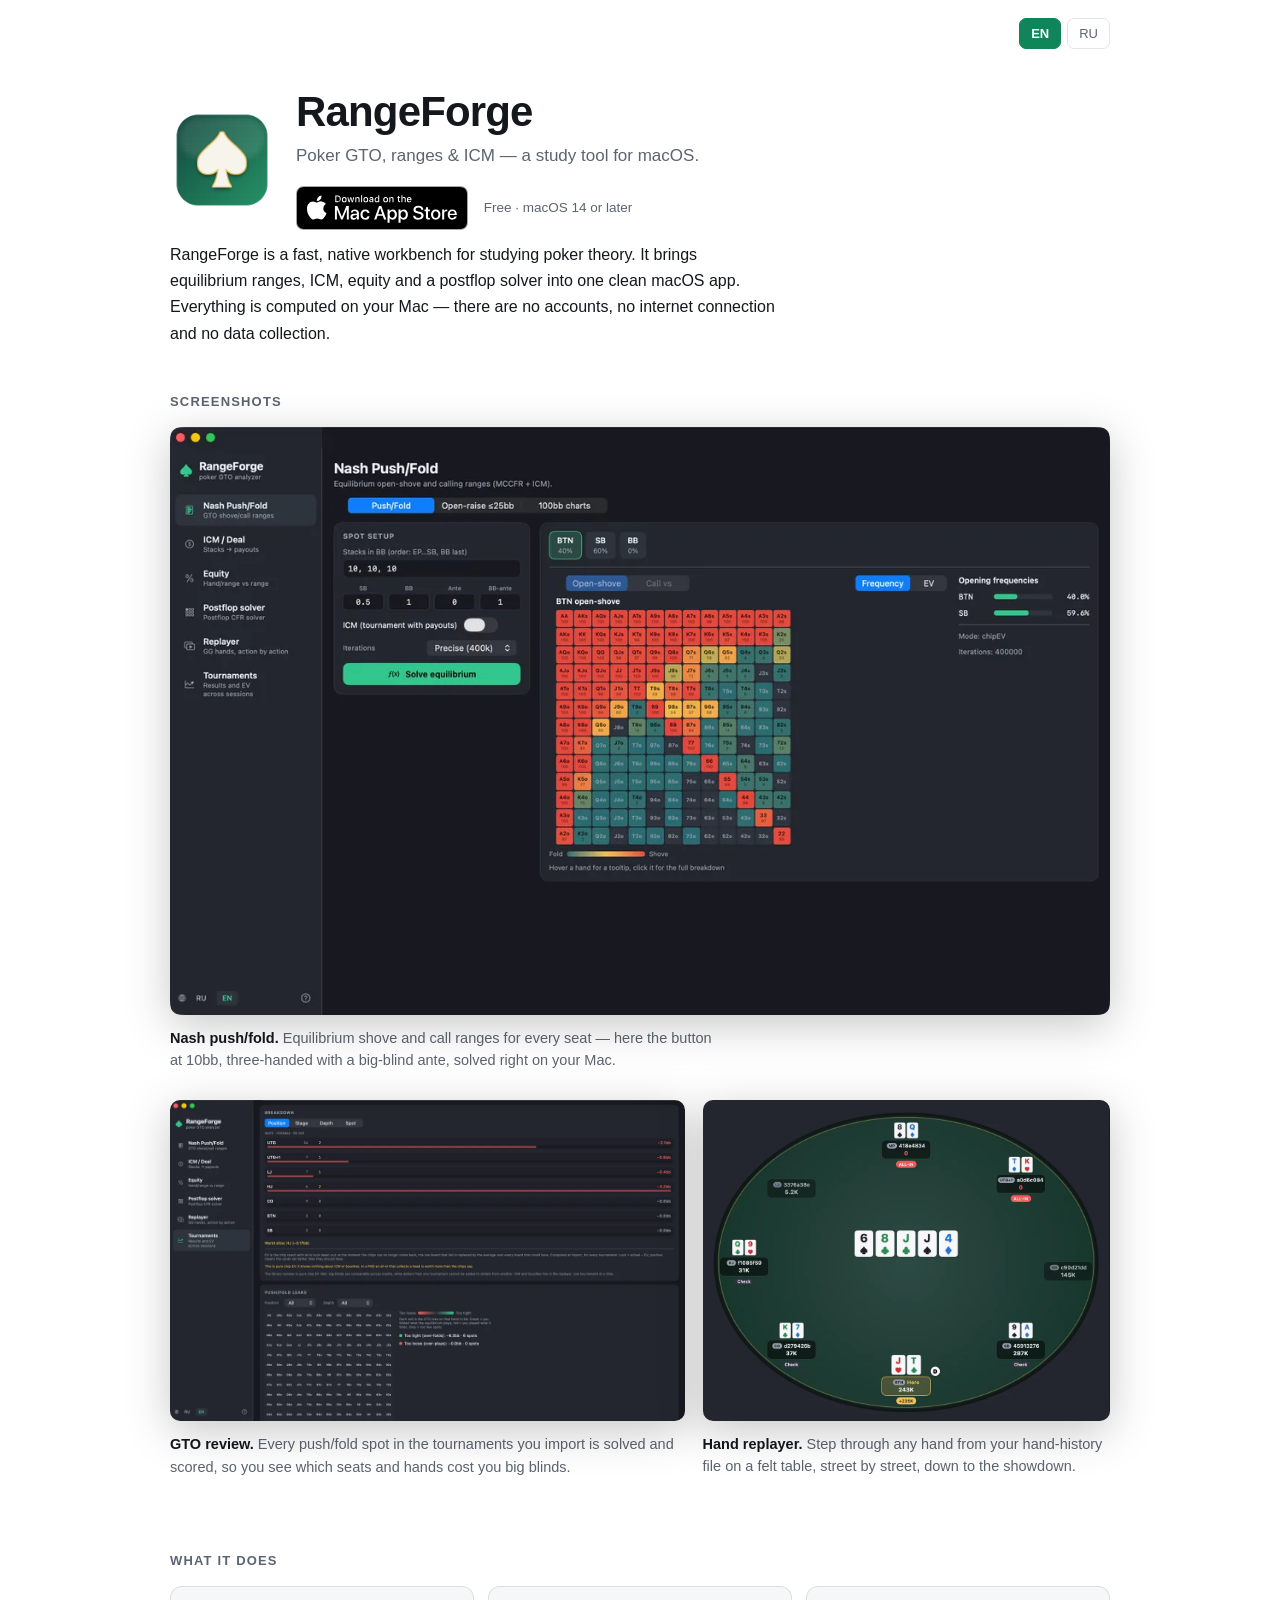
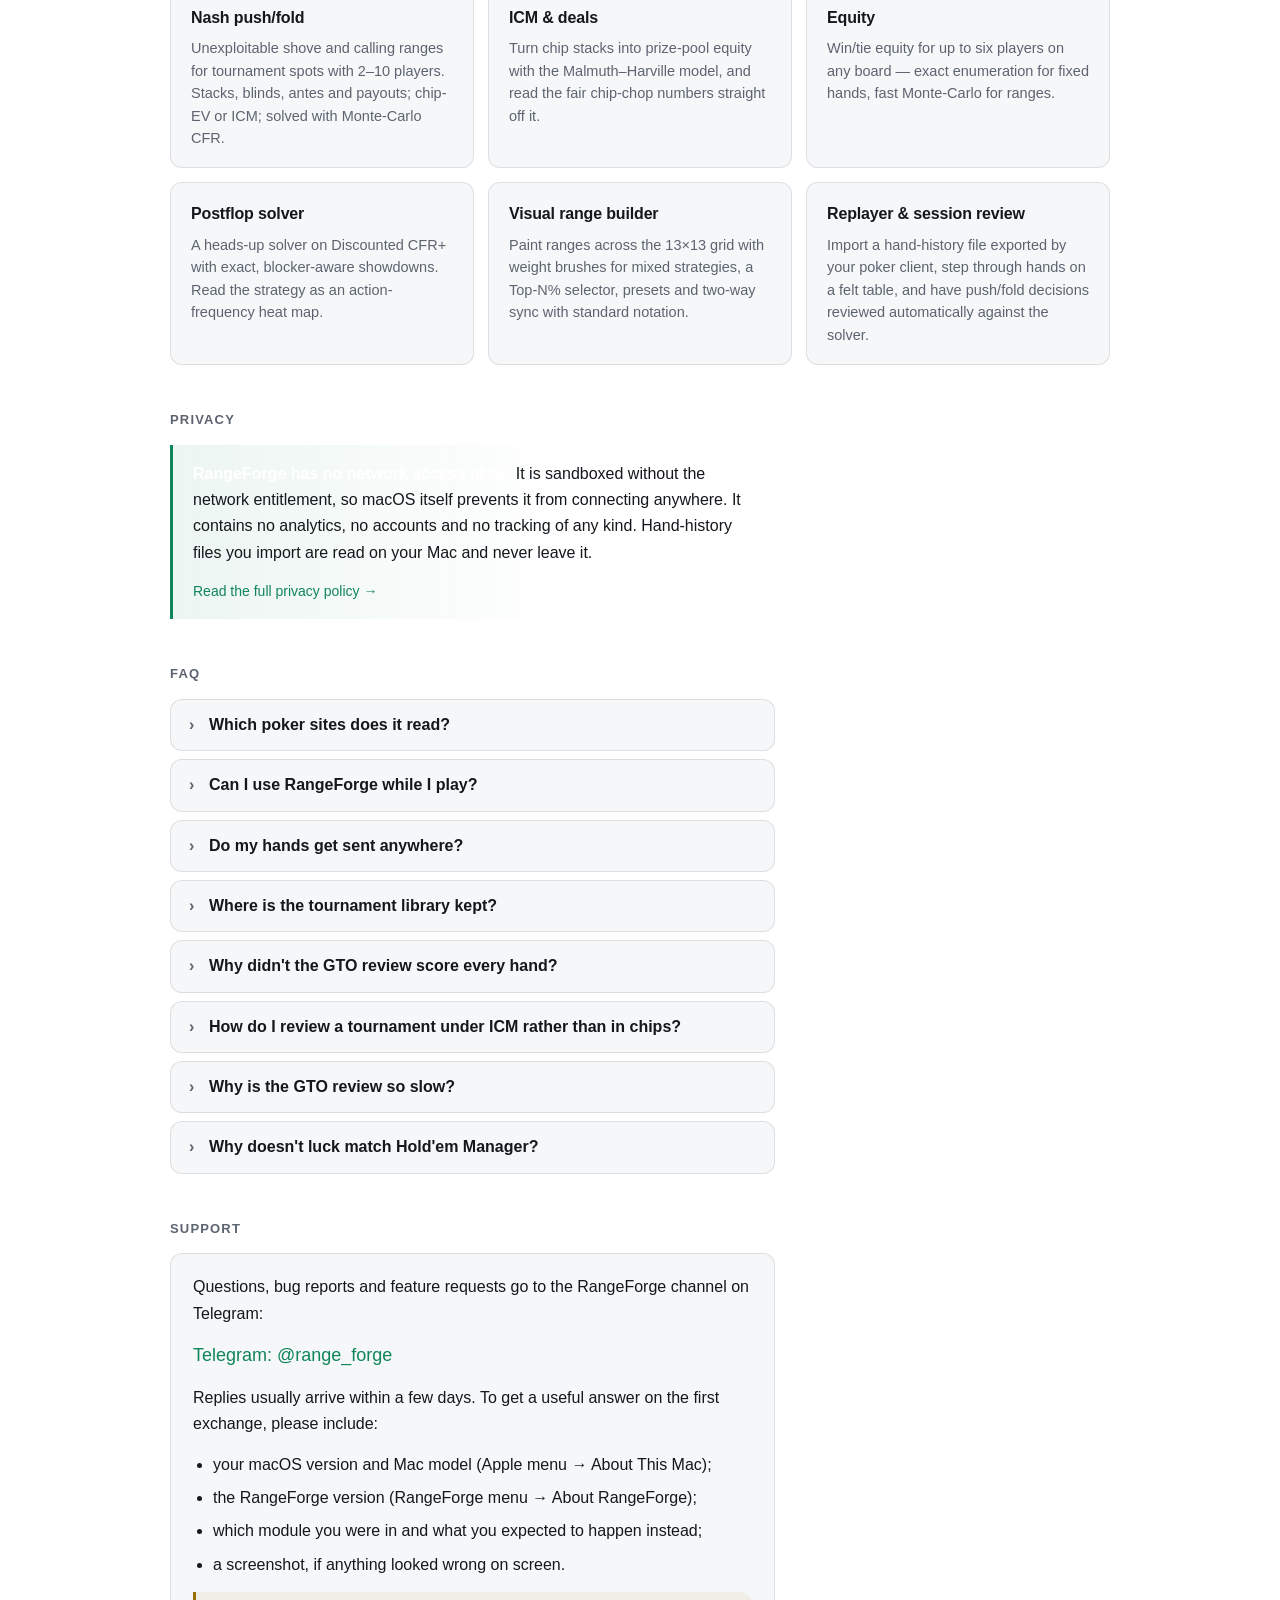
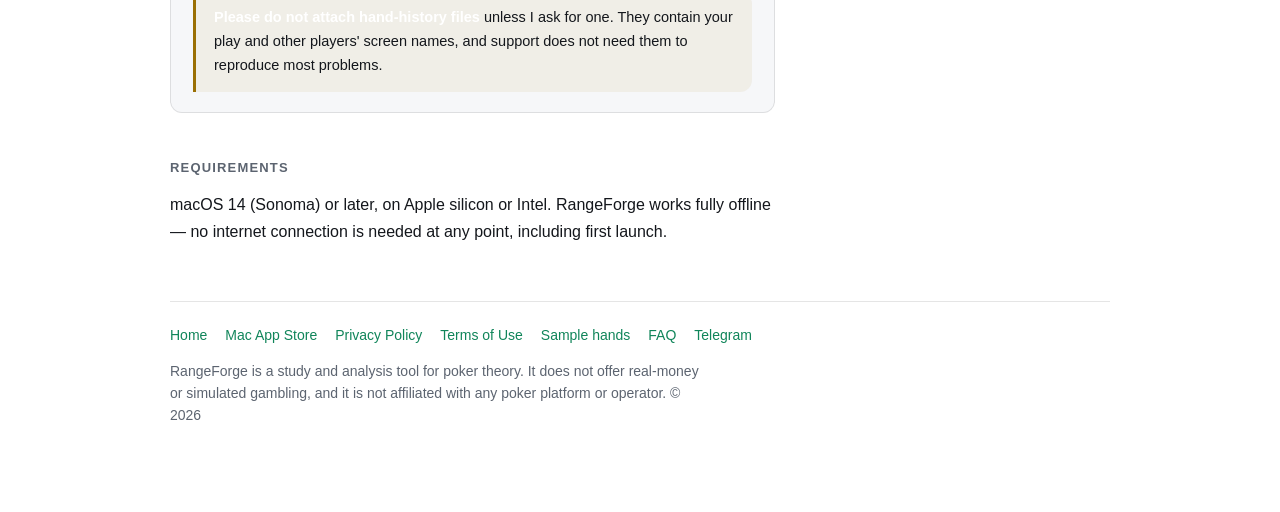
<file: index.html>
<!doctype html>
<html lang="en" data-lang="en">
<head>
<meta charset="utf-8">
<meta name="viewport" content="width=device-width, initial-scale=1">
<title>RangeForge — Poker GTO, ranges &amp; ICM for macOS</title>
<meta name="description" content="RangeForge is a fully offline poker theory workbench for macOS: Nash push/fold, ICM, equity, a postflop solver, a visual range builder and a hand replayer. No accounts, no internet, no data collection.">
<link rel="icon" href="icon.png">
<link rel="stylesheet" href="style.css">
<script src="lang.js"></script>
</head>
<body>
<div class="wrap">

  <div class="langbar">
    <button type="button" data-lang="en" aria-pressed="true">EN</button>
    <button type="button" data-lang="ru" aria-pressed="false">RU</button>
  </div>

  <header class="hero">
    <img src="icon.png" alt="RangeForge app icon">
    <div>
      <h1>RangeForge</h1>
      <p class="tagline" lang="en">Poker GTO, ranges &amp; ICM — a study tool for macOS.</p>
      <p class="tagline" lang="ru">Покерное GTO, ренжи и ICM — инструмент для изучения теории на macOS.</p>

      <!-- Apple's badge artwork, unmodified, as the App Store marketing guidelines require — one
           per language. The link names no storefront, so Apple sends each visitor to their own. -->
      <div class="store">
        <a href="https://apps.apple.com/app/id6792839425" lang="en">
          <img src="img/mac-app-store-badge-en.svg" width="172" height="44" loading="lazy"
               alt="Download on the Mac App Store">
        </a>
        <a href="https://apps.apple.com/app/id6792839425" lang="ru">
          <img src="img/mac-app-store-badge-ru.svg" width="172" height="44" loading="lazy"
               alt="Загрузите в Mac App Store">
        </a>
        <span class="store-meta" lang="en">Free · macOS 14 or later</span>
        <span class="store-meta" lang="ru">Бесплатно · macOS 14 или новее</span>
      </div>
    </div>
  </header>

  <div class="prose">
    <p lang="en">RangeForge is a fast, native workbench for studying poker theory. It brings
    equilibrium ranges, ICM, equity and a postflop solver into one clean macOS app. Everything is
    computed on your Mac — there are no accounts, no internet connection and no data collection.</p>
    <p lang="ru">RangeForge — быстрый нативный инструмент для изучения теории покера. Равновесные
    ренжи, ICM, эквити и постфлоп-солвер собраны в одном приложении для macOS. Все расчёты идут
    на вашем Mac: без аккаунтов, без интернета и без сбора данных.</p>
  </div>

  <h2 lang="en">Screenshots</h2>
  <h2 lang="ru">Скриншоты</h2>

  <!-- Each shot exists once per language, and the toggle hides the other with display:none.
       loading="lazy" never fetches an image that has no box, so a visitor downloads one set, not
       both. Files come from docs/AppStore/make_web_screenshots.py; each links to its 1880 px
       version for a closer look. -->
  <div class="shots">
    <figure>
      <a href="img/nash-en-1880.webp" lang="en">
        <img src="img/nash-en-1100.webp" srcset="img/nash-en-1100.webp 1100w, img/nash-en-1880.webp 1880w"
             sizes="(min-width: 980px) 940px, calc(100vw - 40px)" width="1880" height="1175" loading="lazy"
             alt="Nash push/fold in RangeForge: the button's open-shove range three-handed at 10 big blinds, drawn as a colour-coded 13×13 grid of shove frequencies.">
      </a>
      <a href="img/nash-ru-1880.webp" lang="ru">
        <img src="img/nash-ru-1100.webp" srcset="img/nash-ru-1100.webp 1100w, img/nash-ru-1880.webp 1880w"
             sizes="(min-width: 980px) 940px, calc(100vw - 40px)" width="1880" height="1175" loading="lazy"
             alt="Nash push/fold в RangeForge: ренж открытого шова с баттона на троих при 10 больших блайндах — цветная матрица 13×13 с частотами шова.">
      </a>
      <figcaption>
        <span lang="en"><strong>Nash push/fold.</strong> Equilibrium shove and call ranges for every
        seat — here the button at 10bb, three-handed with a big-blind ante, solved right on your Mac.</span>
        <span lang="ru"><strong>Nash push/fold.</strong> Равновесные ренжи шова и колла для каждой
        позиции — здесь баттон при 10bb на троих с анте большого блайнда, посчитано прямо на вашем Mac.</span>
      </figcaption>
    </figure>

    <div class="shots-row">
      <figure>
        <a href="img/review-en-1880.webp" lang="en">
          <img src="img/review-en-1100.webp" srcset="img/review-en-1100.webp 1100w, img/review-en-1880.webp 1880w"
               sizes="(min-width: 980px) 515px, (min-width: 641px) 55vw, calc(100vw - 40px)"
               width="1880" height="1175" loading="lazy"
               alt="RangeForge's tournament library after a GTO review: losses broken down by position, the worst slice HJ at −3.17 big blinds, above a push/fold leak grid.">
        </a>
        <a href="img/review-ru-1880.webp" lang="ru">
          <img src="img/review-ru-1100.webp" srcset="img/review-ru-1100.webp 1100w, img/review-ru-1880.webp 1880w"
               sizes="(min-width: 980px) 515px, (min-width: 641px) 55vw, calc(100vw - 40px)"
               width="1880" height="1175" loading="lazy"
               alt="Библиотека турниров RangeForge после GTO-разбора: потери по позициям, худший разрез — HJ, −3,17 большого блайнда, ниже — сетка пуш/фолд-ликов.">
        </a>
        <figcaption>
          <span lang="en"><strong>GTO review.</strong> Every push/fold spot in the tournaments you
          import is solved and scored, so you see which seats and hands cost you big blinds.</span>
          <span lang="ru"><strong>GTO-разбор.</strong> Каждый пуш/фолд-спот из импортированных
          турниров решается и оценивается — видно, на каких позициях и руках вы теряете блайнды.</span>
        </figcaption>
      </figure>
      <figure>
        <a href="img/replayer-en-1880.webp" lang="en">
          <img src="img/replayer-en-1100.webp" srcset="img/replayer-en-1100.webp 1100w, img/replayer-en-1880.webp 1880w"
               sizes="(min-width: 980px) 408px, (min-width: 641px) 44vw, calc(100vw - 40px)"
               width="1880" height="1484" loading="lazy"
               alt="The RangeForge hand replayer at showdown: a multiway all-in on a 6-8-J-J-4 board, which the hero wins.">
        </a>
        <a href="img/replayer-ru-1880.webp" lang="ru">
          <img src="img/replayer-ru-1100.webp" srcset="img/replayer-ru-1100.webp 1100w, img/replayer-ru-1880.webp 1880w"
               sizes="(min-width: 980px) 408px, (min-width: 641px) 44vw, calc(100vw - 40px)"
               width="1880" height="1484" loading="lazy"
               alt="Реплеер раздач RangeForge на вскрытии: мультивей олл-ин на борде 6-8-J-J-4, банк забирает герой.">
        </a>
        <figcaption>
          <span lang="en"><strong>Hand replayer.</strong> Step through any hand from your
          hand-history file on a felt table, street by street, down to the showdown.</span>
          <span lang="ru"><strong>Реплеер раздач.</strong> Любая раздача из вашего файла с историей
          рук — по действиям за столом, улица за улицей, до вскрытия.</span>
        </figcaption>
      </figure>
    </div>
  </div>

  <h2 lang="en">What it does</h2>
  <h2 lang="ru">Что умеет</h2>

  <div class="grid">
    <div class="card">
      <h3>Nash push/fold</h3>
      <p lang="en">Unexploitable shove and calling ranges for tournament spots with 2–10 players.
      Stacks, blinds, antes and payouts; chip-EV or ICM; solved with Monte-Carlo CFR.</p>
      <p lang="ru">Невыгодные для эксплуатации ренжи шова и колла для турнирных спотов на 2–10
      игроков. Стеки, блайнды, анте и выплаты; chip-EV или ICM; решается методом Monte-Carlo CFR.</p>
    </div>
    <div class="card">
      <h3 lang="en">ICM &amp; deals</h3>
      <h3 lang="ru">ICM и делёж</h3>
      <p lang="en">Turn chip stacks into prize-pool equity with the Malmuth–Harville model, and read
      the fair chip-chop numbers straight off it.</p>
      <p lang="ru">Перевод стеков в долю призового фонда по модели Malmuth–Harville и честные суммы
      для чип-чоп дележа.</p>
    </div>
    <div class="card">
      <h3 lang="en">Equity</h3>
      <h3 lang="ru">Эквити</h3>
      <p lang="en">Win/tie equity for up to six players on any board — exact enumeration for fixed
      hands, fast Monte-Carlo for ranges.</p>
      <p lang="ru">Шансы на победу для шести игроков на любой доске — точный перебор для конкретных
      рук, быстрое Монте-Карло для ренжей.</p>
    </div>
    <div class="card">
      <h3 lang="en">Postflop solver</h3>
      <h3 lang="ru">Постфлоп-солвер</h3>
      <p lang="en">A heads-up solver on Discounted CFR+ with exact, blocker-aware showdowns. Read
      the strategy as an action-frequency heat map.</p>
      <p lang="ru">Хедз-ап солвер на Discounted CFR+ с точным шоудауном и учётом блокеров.
      Стратегия читается как тепловая карта частот действий.</p>
    </div>
    <div class="card">
      <h3 lang="en">Visual range builder</h3>
      <h3 lang="ru">Визуальный ренж-билдер</h3>
      <p lang="en">Paint ranges across the 13×13 grid with weight brushes for mixed strategies, a
      Top-N% selector, presets and two-way sync with standard notation.</p>
      <p lang="ru">Рисование ренжей по матрице 13×13, кисти весов для смешанных стратегий, выбор
      «Топ N%», пресеты и двусторонняя синхронизация со стандартной нотацией.</p>
    </div>
    <div class="card">
      <h3 lang="en">Replayer &amp; session review</h3>
      <h3 lang="ru">Реплеер и разбор сессии</h3>
      <p lang="en">Import a hand-history file exported by your poker client, step through hands on a
      felt table, and have push/fold decisions reviewed automatically against the solver.</p>
      <p lang="ru">Импорт файла с историей рук, выгруженного вашим покерным клиентом, пошаговый
      просмотр раздач за столом и автоматический разбор push/fold решений против солвера.</p>
    </div>
  </div>

  <h2 lang="en">Privacy</h2>
  <h2 lang="ru">Приватность</h2>

  <div class="claim prose">
    <p lang="en"><strong>RangeForge has no network access at all.</strong> It is sandboxed without
    the network entitlement, so macOS itself prevents it from connecting anywhere. It contains no
    analytics, no accounts and no tracking of any kind. Hand-history files you import are read on
    your Mac and never leave it.</p>
    <p lang="ru"><strong>У RangeForge вообще нет доступа к сети.</strong> Приложение работает в
    песочнице без сетевого разрешения — macOS сама не даст ему никуда подключиться. В нём нет
    аналитики, аккаунтов и никакого отслеживания. Файлы с историей рук читаются на вашем Mac и
    никуда не отправляются.</p>
    <p class="small" style="margin:0">
      <a href="privacy.html" lang="en">Read the full privacy policy →</a>
      <a href="privacy.html" lang="ru">Полная политика конфиденциальности →</a>
    </p>
  </div>

  <!-- The app's Help → FAQ, trimmed to the App Store version: the Pro questions and the
       payout-screenshot route to an ICM review arrive with 1.2 (the full list is in the main
       repo's site/index.html). "How do I reach the developer" is the Support section below. -->
  <div id="faq">
    <h2 lang="en">FAQ</h2>
    <h2 lang="ru">Частые вопросы</h2>
  </div>

  <div class="faq" lang="en">
    <details>
      <summary>Which poker sites does it read?</summary>
      <p>GGPoker and Pokerok: hand histories exported from PokerCraft (.txt files) and the
      “Tournament #…” result files. RangeForge does not read exports from other sites.</p>
    </details>
    <details>
      <summary>Can I use RangeForge while I play?</summary>
      <p>No, by design. RangeForge reviews hands you have already played: it never connects to a
      poker client, gives no advice at the table and reads only the files you open yourself.</p>
    </details>
    <details>
      <summary>Do my hands get sent anywhere?</summary>
      <p>No. The app has no permission to reach the network — macOS itself won't let it connect
      anywhere. There are no accounts, no analytics and no tracking: everything is computed on
      your Mac, with no internet needed.</p>
    </details>
    <details>
      <summary>Where is the tournament library kept?</summary>
      <p>On your Mac, in the app's folder <code>~/Library/Containers/com.RangeForge.app</code>. The
      hands are stored verbatim, as exported, and Time Machine backs them up with everything else.
      Keep the original PokerCraft exports too: the library can be rebuilt from them.</p>
    </details>
    <details>
      <summary>Why didn't the GTO review score every hand?</summary>
      <p>The review checks push/fold spots only — all-in-or-fold decisions on a short stack. That
      is usually a small share of the hands; every other decision is left unscored. A hand with a
      flop can be opened in the Replayer and sent to the postflop solver.</p>
    </details>
    <details>
      <summary>How do I review a tournament under ICM rather than in chips?</summary>
      <p>ICM needs the payout ladder. In the Replayer, set the payout ladder before
      <strong>Review session</strong>. With no ladder the review runs in chip EV.</p>
    </details>
    <details>
      <summary>Why is the GTO review so slow?</summary>
      <p>Every push/fold spot is solved from scratch, right on your Mac — hours on a large
      library. Start with one tournament: the <strong>Review</strong> button on its card.</p>
    </details>
    <details>
      <summary>Why doesn't luck match Hold'em Manager?</summary>
      <p>In RangeForge, luck = actual − EV: positive means the cards ran better than they should
      have. Hold'em Manager's EV Diff column is the other way round, so the signs are opposite.</p>
    </details>
  </div>

  <div class="faq" lang="ru">
    <details>
      <summary>Какие румы поддерживаются?</summary>
      <p>GGPoker и Pokerok: история рук, выгруженная из PokerCraft (файлы .txt), и файлы
      результатов турниров «Tournament #…». Выгрузки других румов RangeForge не читает.</p>
    </details>
    <details>
      <summary>Можно ли пользоваться RangeForge во время игры?</summary>
      <p>Нет, и так задумано. RangeForge разбирает уже сыгранные раздачи: он не подключается к
      покерному клиенту, ничего не подсказывает за столом и читает только те файлы, которые вы
      открыли сами.</p>
    </details>
    <details>
      <summary>Мои раздачи куда-нибудь отправляются?</summary>
      <p>Нет. У приложения нет разрешения на выход в сеть — macOS сама не даст ему никуда
      подключиться. Нет аккаунтов, аналитики и отслеживания: всё считается на вашем Mac, интернет
      не нужен.</p>
    </details>
    <details>
      <summary>Где хранится база турниров?</summary>
      <p>На вашем Mac, в папке приложения <code>~/Library/Containers/com.RangeForge.app</code>.
      Руки лежат дословно, как в выгрузке, и Time Machine копирует их вместе с остальными файлами.
      Исходные выгрузки PokerCraft тоже лучше сохранить: из них базу можно собрать заново.</p>
    </details>
    <details>
      <summary>Почему GTO-разбор оценил не все раздачи?</summary>
      <p>Разбор проверяет только пуш/фолд-споты — решения «олл-ин или фолд» на коротком стеке.
      Обычно это небольшая часть рук, остальные решения остаются без оценки. Раздачу с флопом можно
      открыть в реплеере и отправить в постфлоп-солвер.</p>
    </details>
    <details>
      <summary>Как разобрать турнир по ICM, а не в фишках?</summary>
      <p>Для ICM нужна сетка выплат. В реплеере задайте сетку выплат перед
      <strong>«Разобрать сессию»</strong>. Без сетки разбор идёт в чипEV.</p>
    </details>
    <details>
      <summary>Почему GTO-разбор идёт так долго?</summary>
      <p>Каждый пуш/фолд-спот решается солвером заново, прямо на вашем Mac, — на большой базе это
      часы. Начните с одного турнира: кнопка <strong>«Разобрать»</strong> в его карточке.</p>
    </details>
    <details>
      <summary>Почему «удача» не совпадает с Hold'em Manager?</summary>
      <p>В RangeForge «удача» = факт − EV: плюс значит, что карты легли лучше, чем должны были.
      В Hold'em Manager колонка EV Diff считается наоборот, поэтому знаки противоположны.</p>
    </details>
  </div>

  <h2 id="support" lang="en">Support</h2>
  <h2 id="support-ru" lang="ru">Поддержка</h2>

  <div class="panel prose">
    <p lang="en">Questions, bug reports and feature requests go to the RangeForge channel on
    Telegram:</p>
    <p lang="ru">Вопросы, сообщения об ошибках и пожелания — в канал RangeForge в Telegram:</p>

    <p style="font-size:18px"><a href="https://t.me/range_forge">Telegram: @range_forge</a></p>

    <p lang="en">Replies usually arrive within a few days. To get a useful answer on the first
    exchange, please include:</p>
    <p lang="ru">Обычно отвечаю в течение нескольких дней. Чтобы разобраться с первого раза,
    приложите:</p>

    <ul lang="en">
      <li>your macOS version and Mac model (Apple menu → About This Mac);</li>
      <li>the RangeForge version (RangeForge menu → About RangeForge);</li>
      <li>which module you were in and what you expected to happen instead;</li>
      <li>a screenshot, if anything looked wrong on screen.</li>
    </ul>
    <ul lang="ru">
      <li>версию macOS и модель Mac (меню Apple → «Об этом Mac»);</li>
      <li>версию RangeForge (меню RangeForge → «О программе»);</li>
      <li>в каком модуле это случилось и какого поведения вы ожидали;</li>
      <li>скриншот, если на экране что-то выглядело не так.</li>
    </ul>

    <div class="note">
      <p style="margin:0" lang="en"><strong>Please do not attach hand-history files</strong> unless
      I ask for one. They contain your play and other players' screen names, and support does not
      need them to reproduce most problems.</p>
      <p style="margin:0" lang="ru"><strong>Не прикладывайте файлы с историей рук</strong>, пока я
      их не попрошу. В них ваша игра и ники других игроков, а для воспроизведения большинства
      проблем они не нужны.</p>
    </div>
  </div>

  <h2 lang="en">Requirements</h2>
  <h2 lang="ru">Требования</h2>

  <div class="prose">
    <p lang="en">macOS 14 (Sonoma) or later, on Apple silicon or Intel. RangeForge works fully
    offline — no internet connection is needed at any point, including first launch.</p>
    <p lang="ru">macOS 14 (Sonoma) или новее, Apple silicon или Intel. RangeForge полностью работает
    офлайн — интернет не нужен ни на одном этапе, включая первый запуск.</p>
  </div>

  <footer>
    <nav>
      <a href="index.html" lang="en">Home</a>
      <a href="index.html" lang="ru">Главная</a>
      <a href="https://apps.apple.com/app/id6792839425">Mac App Store</a>
      <a href="privacy.html" lang="en">Privacy Policy</a>
      <a href="privacy.html" lang="ru">Политика конфиденциальности</a>
      <a href="terms.html" lang="en">Terms of Use</a>
      <a href="terms.html" lang="ru">Условия использования</a>
      <a href="samples/" lang="en">Sample hands</a>
      <a href="samples/" lang="ru">Примеры раздач</a>
      <a href="index.html#faq" lang="en">FAQ</a>
      <a href="index.html#faq" lang="ru">Частые вопросы</a>
      <a href="https://t.me/range_forge">Telegram</a>
    </nav>
    <p class="disclaimer" lang="en">RangeForge is a study and analysis tool for poker theory. It
    does not offer real-money or simulated gambling, and it is not affiliated with any poker
    platform or operator. © 2026</p>
    <p class="disclaimer" lang="ru">RangeForge — инструмент для изучения и анализа теории покера.
    Он не предоставляет игру на реальные деньги или её имитацию и не связан ни с одной покерной
    платформой или оператором. © 2026</p>
  </footer>

</div>
</body>
</html>
</file>
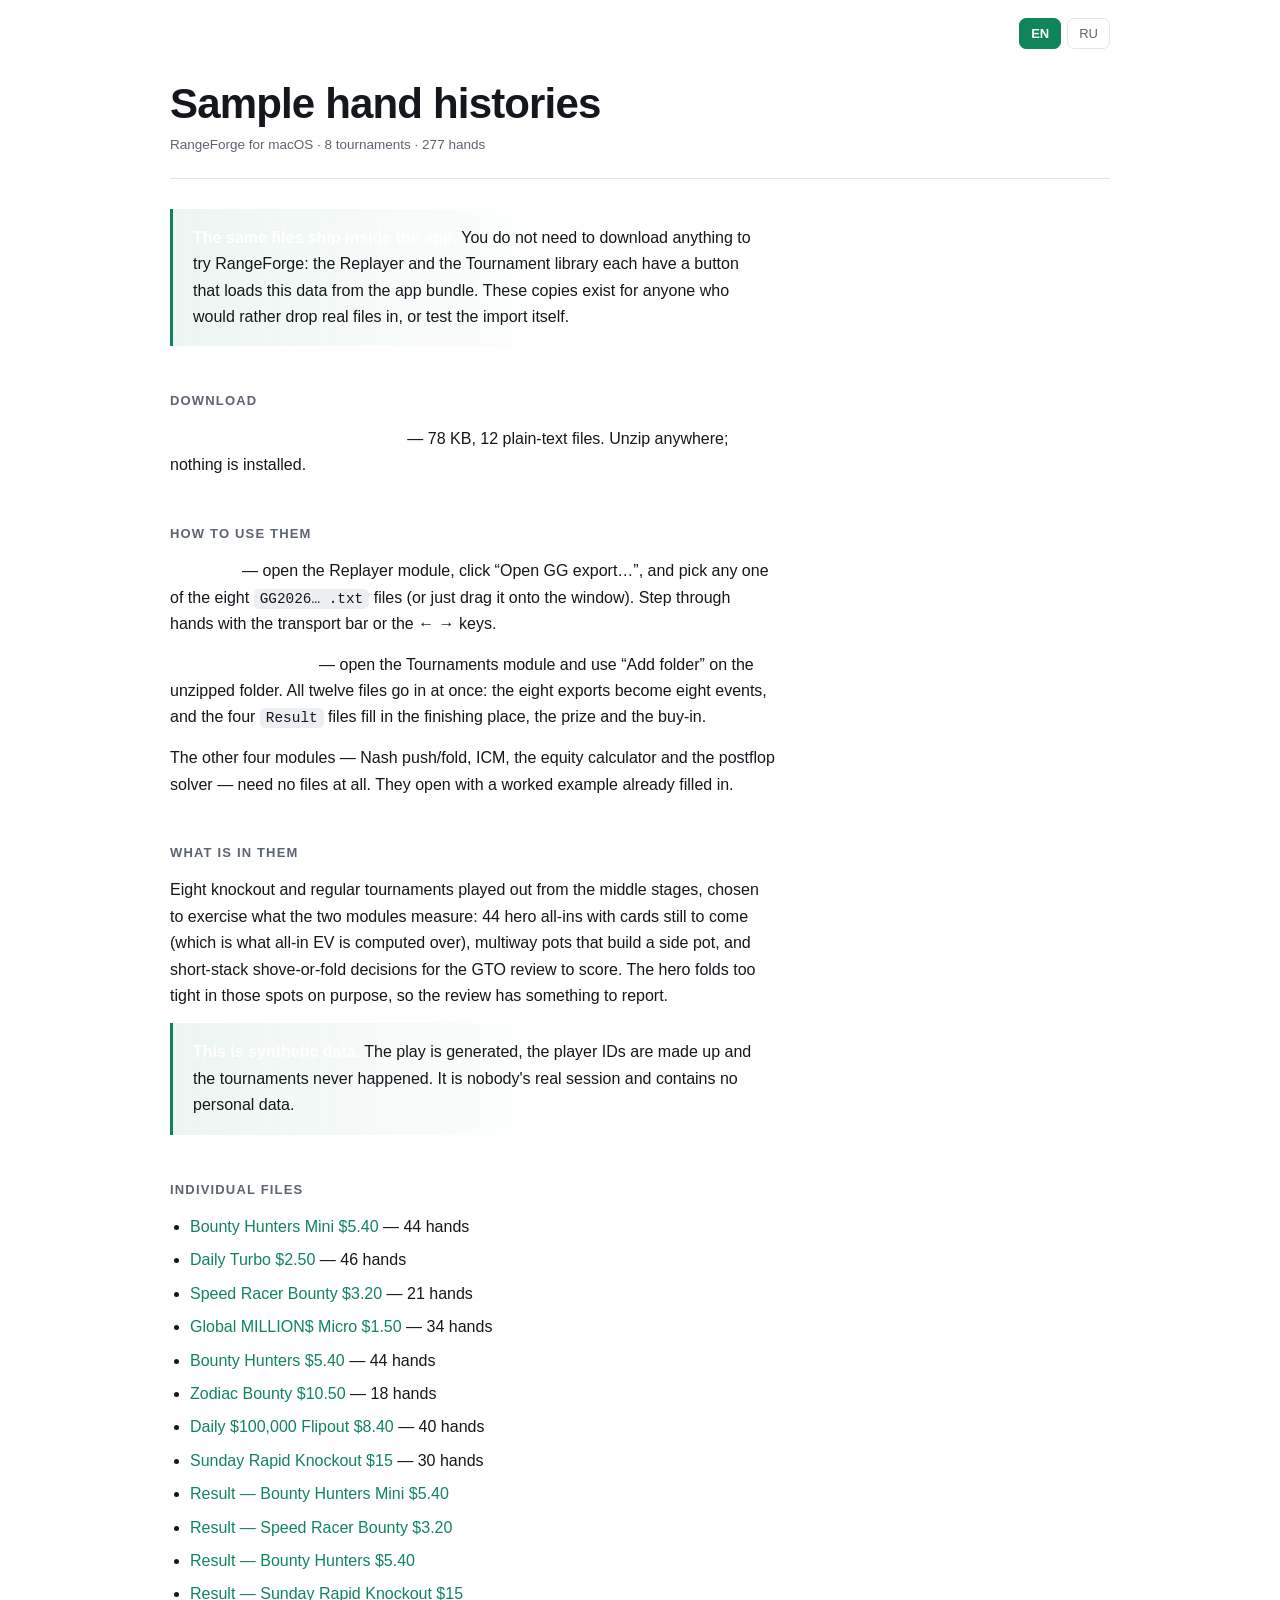
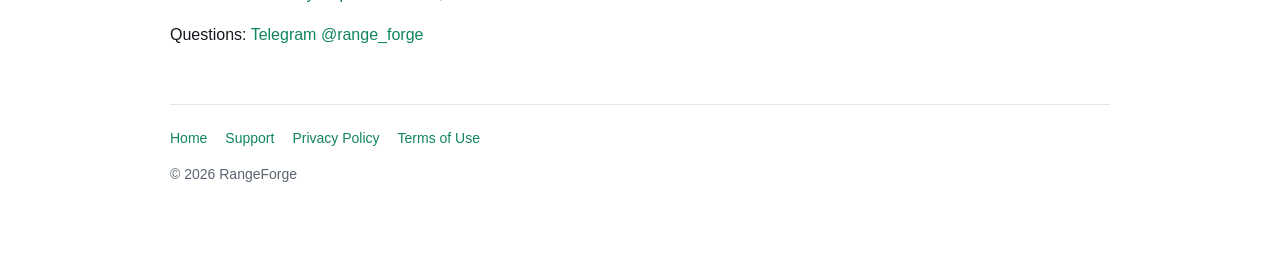
<file: samples/index.html>
<!doctype html>
<html lang="en" data-lang="en">
<head>
<meta charset="utf-8">
<meta name="viewport" content="width=device-width, initial-scale=1">
<title>Sample hand histories — RangeForge</title>
<meta name="description" content="Sample GGPoker-format tournament hand histories for trying RangeForge's replayer and tournament library. Synthetic data, free to download.">
<link rel="icon" href="../icon.png">
<link rel="stylesheet" href="../style.css">
</head>
<body>
<div class="wrap">

  <div class="langbar">
    <button type="button" data-lang="en" aria-pressed="true">EN</button>
    <button type="button" data-lang="ru" aria-pressed="false">RU</button>
  </div>

  <h1 style="margin-top:32px" lang="en">Sample hand histories</h1>
  <h1 style="margin-top:32px" lang="ru">Примеры историй раздач</h1>

  <p class="updated" lang="en">RangeForge for macOS · 8 tournaments · 277 hands</p>
  <p class="updated" lang="ru">RangeForge для macOS · 8 турниров · 277 раздач</p>

  <div class="claim prose">
    <p style="margin:0" lang="en"><strong>The same files ship inside the app.</strong> You do not
    need to download anything to try RangeForge: the Replayer and the Tournament library each have
    a button that loads this data from the app bundle. These copies exist for anyone who would
    rather drop real files in, or test the import itself.</p>
    <p style="margin:0" lang="ru"><strong>Эти же файлы входят в приложение.</strong> Чтобы
    попробовать RangeForge, скачивать ничего не нужно: в «Реплеере» и «Базе турниров» есть кнопка,
    которая загружает эти данные прямо из приложения. Копии здесь — для тех, кому удобнее
    перетащить настоящие файлы или проверить сам импорт.</p>
  </div>

  <div class="prose">

    <h2 lang="en">Download</h2>
    <h2 lang="ru">Скачать</h2>

    <p lang="en"><a href="RangeForge-sample-hands.zip"><strong>RangeForge-sample-hands.zip</strong></a>
    — 78&nbsp;KB, 12 plain-text files. Unzip anywhere; nothing is installed.</p>
    <p lang="ru"><a href="RangeForge-sample-hands.zip"><strong>RangeForge-sample-hands.zip</strong></a>
    — 78&nbsp;КБ, 12 текстовых файлов. Распакуйте куда угодно — ничего не устанавливается.</p>

    <h2 lang="en">How to use them</h2>
    <h2 lang="ru">Как их использовать</h2>

    <p lang="en"><strong>Replayer</strong> — open the Replayer module, click
    “Open GG export…”, and pick any one of the eight <code>GG2026…&nbsp;.txt</code> files (or just
    drag it onto the window). Step through hands with the transport bar or the ← → keys.</p>
    <p lang="ru"><strong>Реплеер</strong> — откройте модуль «Реплеер», нажмите
    «Открыть выгрузку GG…» и выберите любой из восьми файлов <code>GG2026…&nbsp;.txt</code> (или
    просто перетащите его в окно). Листайте раздачи панелью управления или клавишами ← →.</p>

    <p lang="en"><strong>Tournament library</strong> — open the Tournaments module and use
    “Add folder” on the unzipped folder. All twelve files go in at once: the eight exports become
    eight events, and the four <code>Result</code> files fill in the finishing place, the prize and
    the buy-in.</p>
    <p lang="ru"><strong>База турниров</strong> — откройте модуль «База турниров» и нажмите
    «Добавить папку», указав распакованную папку. Все двенадцать файлов загрузятся сразу: восемь
    выгрузок станут восемью турнирами, а четыре файла <code>Result</code> подставят занятое место,
    приз и бай-ин.</p>

    <p lang="en">The other four modules — Nash push/fold, ICM, the equity calculator and the
    postflop solver — need no files at all. They open with a worked example already filled in.</p>
    <p lang="ru">Остальным четырём модулям — Nash push/fold, ICM, калькулятору эквити и постфлоп-
    солверу — файлы не нужны вовсе. Они открываются с уже заполненным примером.</p>

    <h2 lang="en">What is in them</h2>
    <h2 lang="ru">Что внутри</h2>

    <p lang="en">Eight knockout and regular tournaments played out from the middle stages, chosen
    to exercise what the two modules measure: 44 hero all-ins with cards still to come (which is
    what all-in EV is computed over), multiway pots that build a side pot, and short-stack
    shove-or-fold decisions for the GTO review to score. The hero folds too tight in those spots
    on purpose, so the review has something to report.</p>
    <p lang="ru">Восемь турниров — нокаут и обычные, — сыгранных со средних стадий и подобранных
    так, чтобы задействовать всё, что считают эти два модуля: 44 олл-ина героя с ещё не открытыми
    картами (по ним считается all-in EV), многосторонние банки с сайд-потом и решения «шов или
    фолд» на коротком стеке для GTO-разбора. Герой в этих спотах намеренно сбрасывает слишком
    часто — чтобы разбору было что показать.</p>

    <div class="claim">
      <p style="margin:0" lang="en"><strong>This is synthetic data.</strong> The play is generated,
      the player IDs are made up and the tournaments never happened. It is nobody's real session
      and contains no personal data.</p>
      <p style="margin:0" lang="ru"><strong>Это синтетические данные.</strong> Игра сгенерирована,
      идентификаторы игроков выдуманы, турниров не существовало. Это не чья-то реальная сессия и
      персональных данных здесь нет.</p>
    </div>

    <h2 lang="en">Individual files</h2>
    <h2 lang="ru">Отдельные файлы</h2>

    <ul lang="en">
      <li><a href="files/GG20260703-1930%20-%20Bounty%20Hunters%20Mini%20%245.40.txt">Bounty Hunters Mini $5.40</a> — 44 hands</li>
      <li><a href="files/GG20260705-2015%20-%20Daily%20Turbo%20%242.50.txt">Daily Turbo $2.50</a> — 46 hands</li>
      <li><a href="files/GG20260707-1845%20-%20Speed%20Racer%20Bounty%20%243.20.txt">Speed Racer Bounty $3.20</a> — 21 hands</li>
      <li><a href="files/GG20260709-2100%20-%20Global%20MILLION%24%20Micro%20%241.50.txt">Global MILLION$ Micro $1.50</a> — 34 hands</li>
      <li><a href="files/GG20260711-1730%20-%20Bounty%20Hunters%20%245.40.txt">Bounty Hunters $5.40</a> — 44 hands</li>
      <li><a href="files/GG20260713-2000%20-%20Zodiac%20Bounty%20%2410.50%20%5BBig%20Bounties%5D.txt">Zodiac Bounty $10.50</a> — 18 hands</li>
      <li><a href="files/GG20260715-1900%20-%20Daily%20%24100%2C000%20Flipout%20%248.40.txt">Daily $100,000 Flipout $8.40</a> — 40 hands</li>
      <li><a href="files/GG20260717-2130%20-%20Sunday%20Rapid%20Knockout%20%2415.txt">Sunday Rapid Knockout $15</a> — 30 hands</li>
      <li><a href="files/GG%20Tournament%20%23301884210%20Result.txt">Result — Bounty Hunters Mini $5.40</a></li>
      <li><a href="files/GG%20Tournament%20%23302104558%20Result.txt">Result — Speed Racer Bounty $3.20</a></li>
      <li><a href="files/GG%20Tournament%20%23302336019%20Result.txt">Result — Bounty Hunters $5.40</a></li>
      <li><a href="files/GG%20Tournament%20%23302688174%20Result.txt">Result — Sunday Rapid Knockout $15</a></li>
    </ul>
    <ul lang="ru">
      <li><a href="files/GG20260703-1930%20-%20Bounty%20Hunters%20Mini%20%245.40.txt">Bounty Hunters Mini $5.40</a> — 44 раздачи</li>
      <li><a href="files/GG20260705-2015%20-%20Daily%20Turbo%20%242.50.txt">Daily Turbo $2.50</a> — 46 раздач</li>
      <li><a href="files/GG20260707-1845%20-%20Speed%20Racer%20Bounty%20%243.20.txt">Speed Racer Bounty $3.20</a> — 21 раздача</li>
      <li><a href="files/GG20260709-2100%20-%20Global%20MILLION%24%20Micro%20%241.50.txt">Global MILLION$ Micro $1.50</a> — 34 раздачи</li>
      <li><a href="files/GG20260711-1730%20-%20Bounty%20Hunters%20%245.40.txt">Bounty Hunters $5.40</a> — 44 раздачи</li>
      <li><a href="files/GG20260713-2000%20-%20Zodiac%20Bounty%20%2410.50%20%5BBig%20Bounties%5D.txt">Zodiac Bounty $10.50</a> — 18 раздач</li>
      <li><a href="files/GG20260715-1900%20-%20Daily%20%24100%2C000%20Flipout%20%248.40.txt">Daily $100,000 Flipout $8.40</a> — 40 раздач</li>
      <li><a href="files/GG20260717-2130%20-%20Sunday%20Rapid%20Knockout%20%2415.txt">Sunday Rapid Knockout $15</a> — 30 раздач</li>
      <li><a href="files/GG%20Tournament%20%23301884210%20Result.txt">Результат — Bounty Hunters Mini $5.40</a></li>
      <li><a href="files/GG%20Tournament%20%23302104558%20Result.txt">Результат — Speed Racer Bounty $3.20</a></li>
      <li><a href="files/GG%20Tournament%20%23302336019%20Result.txt">Результат — Bounty Hunters $5.40</a></li>
      <li><a href="files/GG%20Tournament%20%23302688174%20Result.txt">Результат — Sunday Rapid Knockout $15</a></li>
    </ul>

    <p lang="en">Questions: <a href="https://t.me/range_forge">Telegram @range_forge</a></p>
    <p lang="ru">Вопросы: <a href="https://t.me/range_forge">Telegram @range_forge</a></p>

  </div>

  <footer>
    <nav>
      <a href="../index.html" lang="en">Home</a>
      <a href="../index.html" lang="ru">Главная</a>
      <a href="../index.html#support" lang="en">Support</a>
      <a href="../index.html#support" lang="ru">Поддержка</a>
      <a href="../privacy.html" lang="en">Privacy Policy</a>
      <a href="../privacy.html" lang="ru">Политика конфиденциальности</a>
      <a href="../terms.html" lang="en">Terms of Use</a>
      <a href="../terms.html" lang="ru">Условия использования</a>
    </nav>
    <p class="disclaimer">© 2026 RangeForge</p>
  </footer>

</div>
<script src="../lang.js"></script>
</body>
</html>
</file>
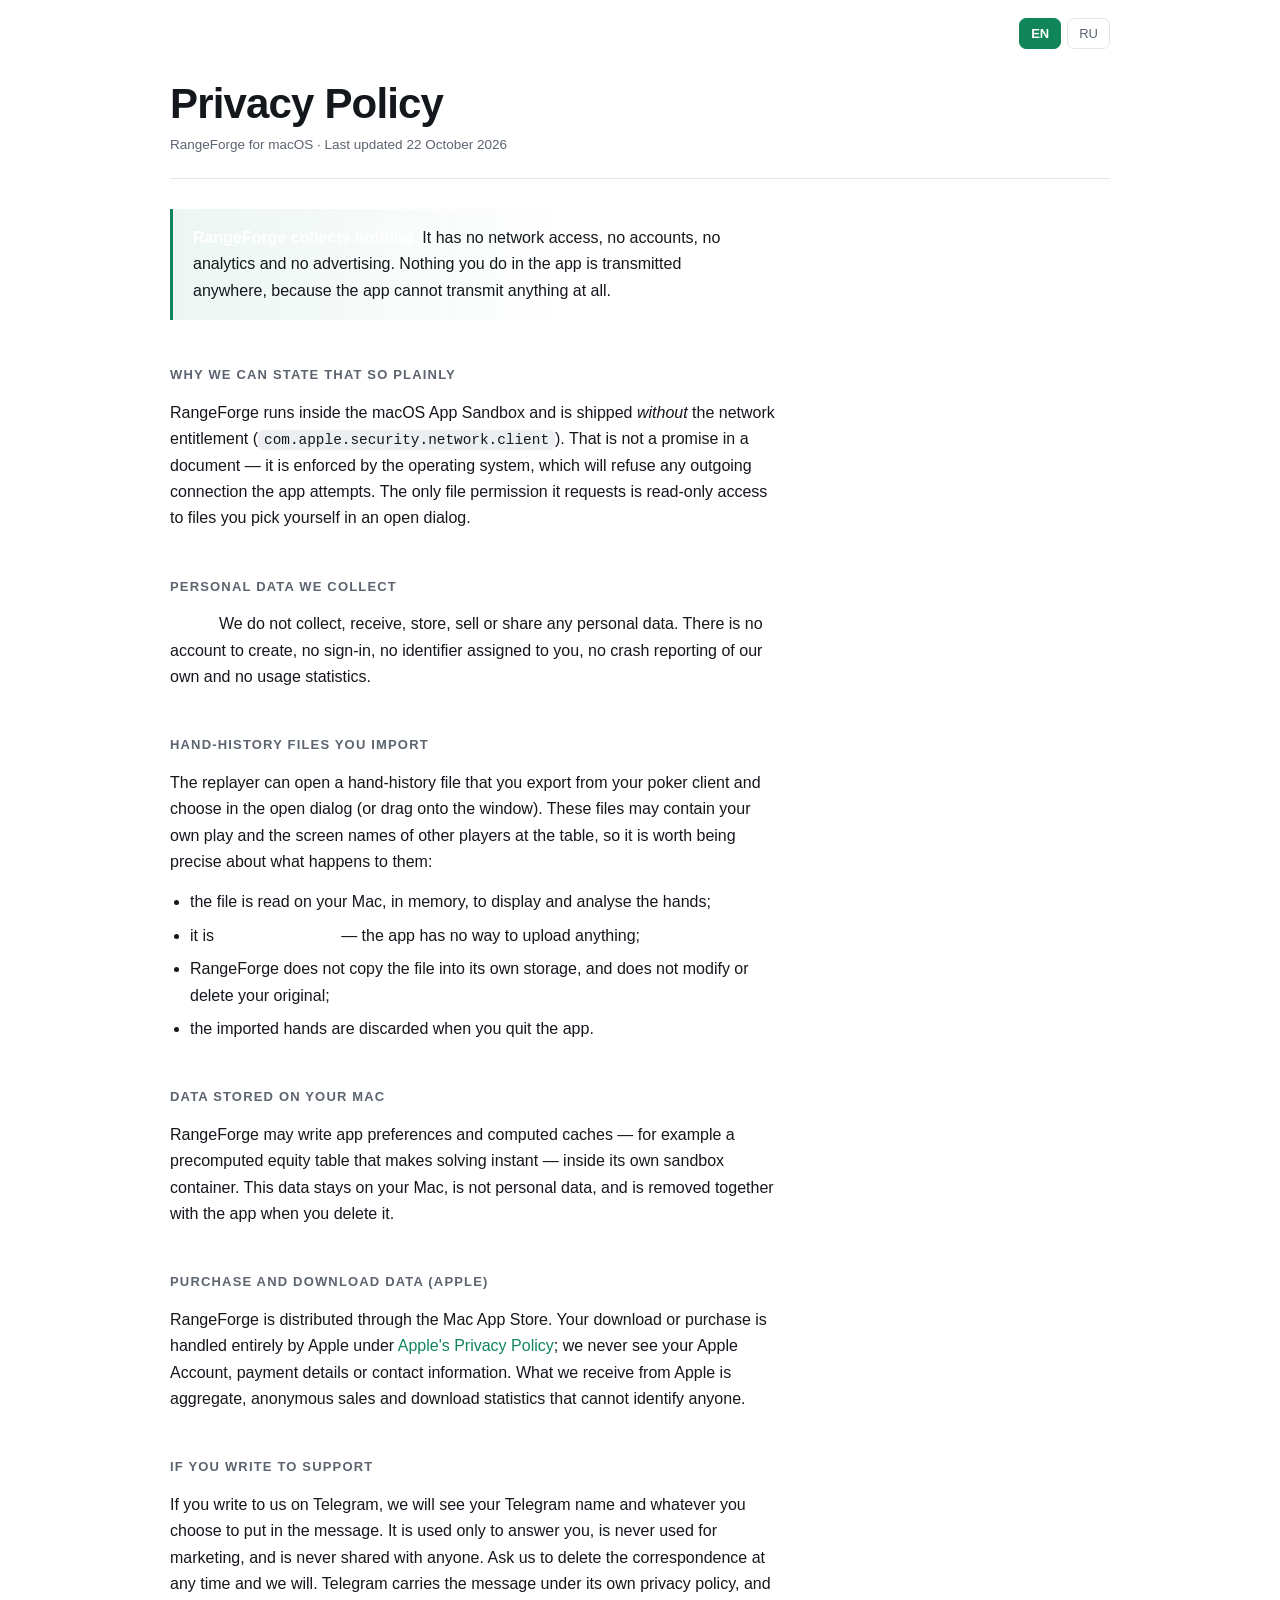
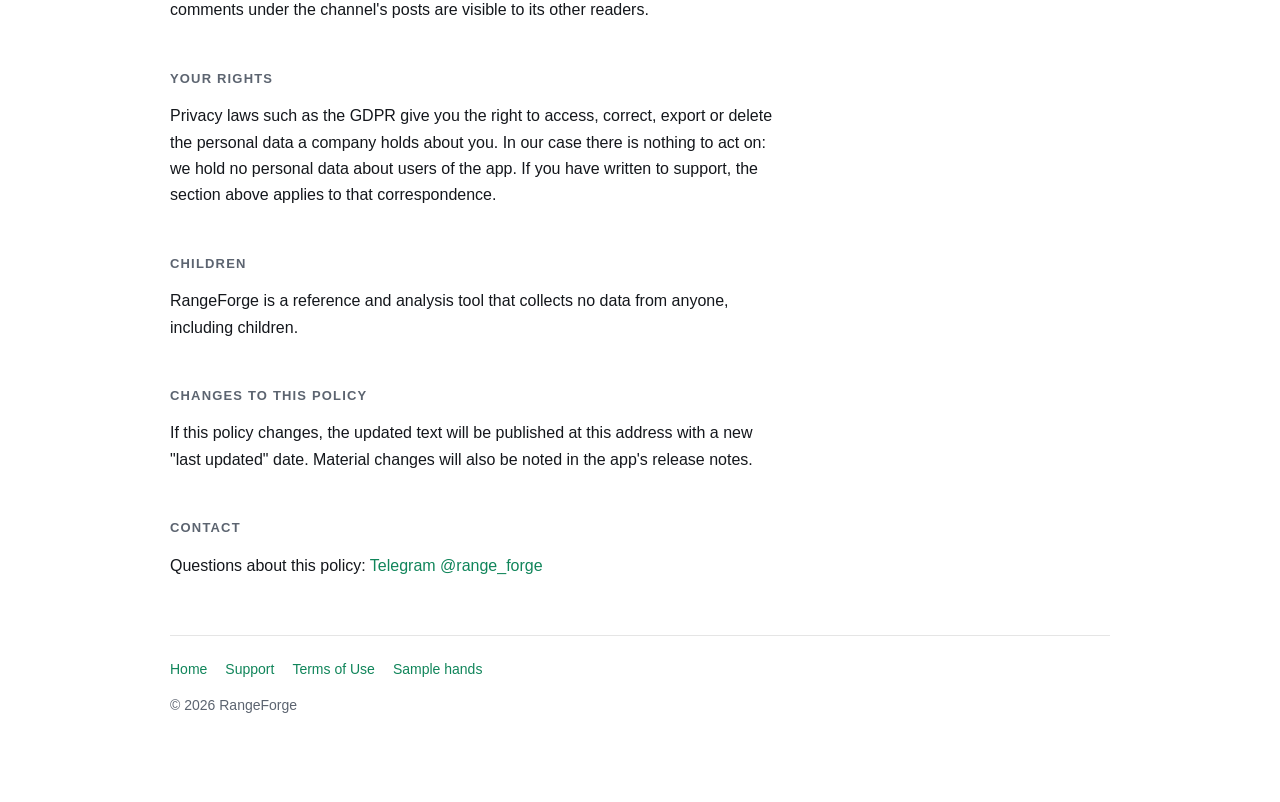
<file: privacy.html>
<!doctype html>
<html lang="en" data-lang="en">
<head>
<meta charset="utf-8">
<meta name="viewport" content="width=device-width, initial-scale=1">
<title>Privacy Policy — RangeForge</title>
<meta name="description" content="RangeForge collects no data. It has no network access, no accounts and no analytics; everything is computed locally on your Mac.">
<link rel="icon" href="icon.png">
<link rel="stylesheet" href="style.css">
</head>
<body>
<div class="wrap">

  <div class="langbar">
    <button type="button" data-lang="en" aria-pressed="true">EN</button>
    <button type="button" data-lang="ru" aria-pressed="false">RU</button>
  </div>

  <h1 style="margin-top:32px" lang="en">Privacy Policy</h1>
  <h1 style="margin-top:32px" lang="ru">Политика конфиденциальности</h1>

  <p class="updated" lang="en">RangeForge for macOS · Last updated 22 October 2026</p>
  <p class="updated" lang="ru">RangeForge для macOS · Обновлено 22 октября 2026</p>

  <div class="claim prose">
    <p style="margin:0" lang="en"><strong>RangeForge collects nothing.</strong> It has no network
    access, no accounts, no analytics and no advertising. Nothing you do in the app is transmitted
    anywhere, because the app cannot transmit anything at all.</p>
    <p style="margin:0" lang="ru"><strong>RangeForge не собирает ничего.</strong> У него нет
    доступа к сети, аккаунтов, аналитики и рекламы. Ничто из того, что вы делаете в приложении,
    никуда не передаётся — потому что приложение в принципе не может ничего передать.</p>
  </div>

  <div class="prose">

    <h2 lang="en">Why we can state that so plainly</h2>
    <h2 lang="ru">Почему это можно утверждать так прямо</h2>

    <p lang="en">RangeForge runs inside the macOS App Sandbox and is shipped <em>without</em> the
    network entitlement (<code>com.apple.security.network.client</code>). That is not a promise in
    a document — it is enforced by the operating system, which will refuse any outgoing connection
    the app attempts. The only file permission it requests is read-only access to files you pick
    yourself in an open dialog.</p>
    <p lang="ru">RangeForge работает в песочнице macOS и поставляется <em>без</em> сетевого
    разрешения (<code>com.apple.security.network.client</code>). Это не обещание в документе — это
    ограничение на уровне операционной системы: она заблокирует любую попытку исходящего
    соединения. Единственное файловое разрешение, которое приложение запрашивает, — доступ только
    для чтения к файлам, которые вы сами выбрали в диалоге открытия.</p>

    <h2 lang="en">Personal data we collect</h2>
    <h2 lang="ru">Персональные данные, которые мы собираем</h2>

    <p lang="en"><strong>None.</strong> We do not collect, receive, store, sell or share any
    personal data. There is no account to create, no sign-in, no identifier assigned to you, no
    crash reporting of our own and no usage statistics.</p>
    <p lang="ru"><strong>Никаких.</strong> Мы не собираем, не получаем, не храним, не продаём и не
    передаём никакие персональные данные. Нет аккаунта, который нужно создать, нет входа в систему,
    вам не присваивается никакой идентификатор, нет собственных отчётов о сбоях и статистики
    использования.</p>

    <h2 lang="en">Hand-history files you import</h2>
    <h2 lang="ru">Файлы с историей рук, которые вы импортируете</h2>

    <p lang="en">The replayer can open a hand-history file that you export from your poker client
    and choose in the open dialog (or drag onto the window). These files may contain your own play
    and the screen names of other players at the table, so it is worth being precise about what
    happens to them:</p>
    <p lang="ru">Реплеер может открыть файл с историей рук, который вы выгрузили из своего покерного
    клиента и выбрали в диалоге (или перетащили в окно). В таких файлах может быть ваша игра и ники
    других игроков за столом, поэтому стоит уточнить, что именно с ними происходит:</p>

    <ul lang="en">
      <li>the file is read on your Mac, in memory, to display and analyse the hands;</li>
      <li>it is <strong>never uploaded</strong> — the app has no way to upload anything;</li>
      <li>RangeForge does not copy the file into its own storage, and does not modify or delete
        your original;</li>
      <li>the imported hands are discarded when you quit the app.</li>
    </ul>
    <ul lang="ru">
      <li>файл читается на вашем Mac, в память, чтобы показать и разобрать раздачи;</li>
      <li>он <strong>никуда не загружается</strong> — приложению нечем что-либо загрузить;</li>
      <li>RangeForge не копирует файл в своё хранилище и не изменяет и не удаляет ваш оригинал;</li>
      <li>импортированные раздачи стираются при выходе из приложения.</li>
    </ul>

    <h2 lang="en">Data stored on your Mac</h2>
    <h2 lang="ru">Данные, которые хранятся на вашем Mac</h2>

    <p lang="en">RangeForge may write app preferences and computed caches — for example a
    precomputed equity table that makes solving instant — inside its own sandbox container. This
    data stays on your Mac, is not personal data, and is removed together with the app when you
    delete it.</p>
    <p lang="ru">RangeForge может записывать настройки и вычисленные кеши — например, заранее
    посчитанную таблицу эквити, благодаря которой расчёты мгновенны, — внутри собственного
    контейнера песочницы. Эти данные остаются на вашем Mac, не являются персональными данными и
    удаляются вместе с приложением.</p>

    <h2 lang="en">Purchase and download data (Apple)</h2>
    <h2 lang="ru">Данные о покупке и загрузке (Apple)</h2>

    <p lang="en">RangeForge is distributed through the Mac App Store. Your download or purchase is
    handled entirely by Apple under
    <a href="https://www.apple.com/legal/privacy/">Apple's Privacy Policy</a>; we never see your
    Apple Account, payment details or contact information. What we receive from Apple is aggregate,
    anonymous sales and download statistics that cannot identify anyone.</p>
    <p lang="ru">RangeForge распространяется через Mac App Store. Загрузку и оплату полностью
    обрабатывает Apple в соответствии с
    <a href="https://www.apple.com/legal/privacy/">Политикой конфиденциальности Apple</a>; мы
    никогда не видим ваш Apple Account, платёжные данные или контактную информацию. От Apple мы
    получаем только обезличенную сводную статистику продаж и загрузок, по которой невозможно
    кого-либо идентифицировать.</p>

    <h2 lang="en">If you write to support</h2>
    <h2 lang="ru">Если вы пишете в поддержку</h2>

    <p lang="en">If you write to us on Telegram, we will see your Telegram name and whatever you
    choose to put in the message. It is used only to answer you, is never used for marketing, and
    is never shared with anyone. Ask us to delete the correspondence at any time and we will.
    Telegram carries the message under its own privacy policy, and comments under the channel's
    posts are visible to its other readers.</p>
    <p lang="ru">Если вы напишете нам в Telegram, мы увидим ваше имя в Telegram и то, что вы сами
    включили в сообщение. Это используется только чтобы вам ответить, никогда не используется для
    рассылок и никому не передаётся. Попросите удалить переписку — удалим. Сообщение доставляет
    Telegram по своей политике конфиденциальности, а комментарии под постами канала видны другим
    его читателям.</p>

    <h2 lang="en">Your rights</h2>
    <h2 lang="ru">Ваши права</h2>

    <p lang="en">Privacy laws such as the GDPR give you the right to access, correct, export or
    delete the personal data a company holds about you. In our case there is nothing to act on: we
    hold no personal data about users of the app. If you have written to support, the section above
    applies to that correspondence.</p>
    <p lang="ru">Законы о защите данных, например GDPR, дают вам право получить, исправить,
    выгрузить или удалить свои персональные данные. В нашем случае действовать не на что: мы не
    храним персональных данных пользователей приложения. Если вы писали в поддержку, к этой
    переписке относится раздел выше.</p>

    <h2 lang="en">Children</h2>
    <h2 lang="ru">Дети</h2>

    <p lang="en">RangeForge is a reference and analysis tool that collects no data from anyone,
    including children.</p>
    <p lang="ru">RangeForge — справочный и аналитический инструмент, который не собирает данные ни
    у кого, включая детей.</p>

    <h2 lang="en">Changes to this policy</h2>
    <h2 lang="ru">Изменения политики</h2>

    <p lang="en">If this policy changes, the updated text will be published at this address with a
    new "last updated" date. Material changes will also be noted in the app's release notes.</p>
    <p lang="ru">Если политика изменится, обновлённый текст будет опубликован по этому адресу с
    новой датой обновления. О существенных изменениях мы также напишем в описании обновления
    приложения.</p>

    <h2 lang="en">Contact</h2>
    <h2 lang="ru">Контакты</h2>

    <p lang="en">Questions about this policy:
      <a href="https://t.me/range_forge">Telegram @range_forge</a></p>
    <p lang="ru">Вопросы по этой политике:
      <a href="https://t.me/range_forge">Telegram @range_forge</a></p>

  </div>

  <footer>
    <nav>
      <a href="index.html" lang="en">Home</a>
      <a href="index.html" lang="ru">Главная</a>
      <a href="index.html#support" lang="en">Support</a>
      <a href="index.html#support" lang="ru">Поддержка</a>
      <a href="terms.html" lang="en">Terms of Use</a>
      <a href="terms.html" lang="ru">Условия использования</a>
      <a href="samples/" lang="en">Sample hands</a>
      <a href="samples/" lang="ru">Примеры раздач</a>
    </nav>
    <p class="disclaimer">© 2026 RangeForge</p>
  </footer>

</div>
<script src="lang.js"></script>
</body>
</html>
</file>
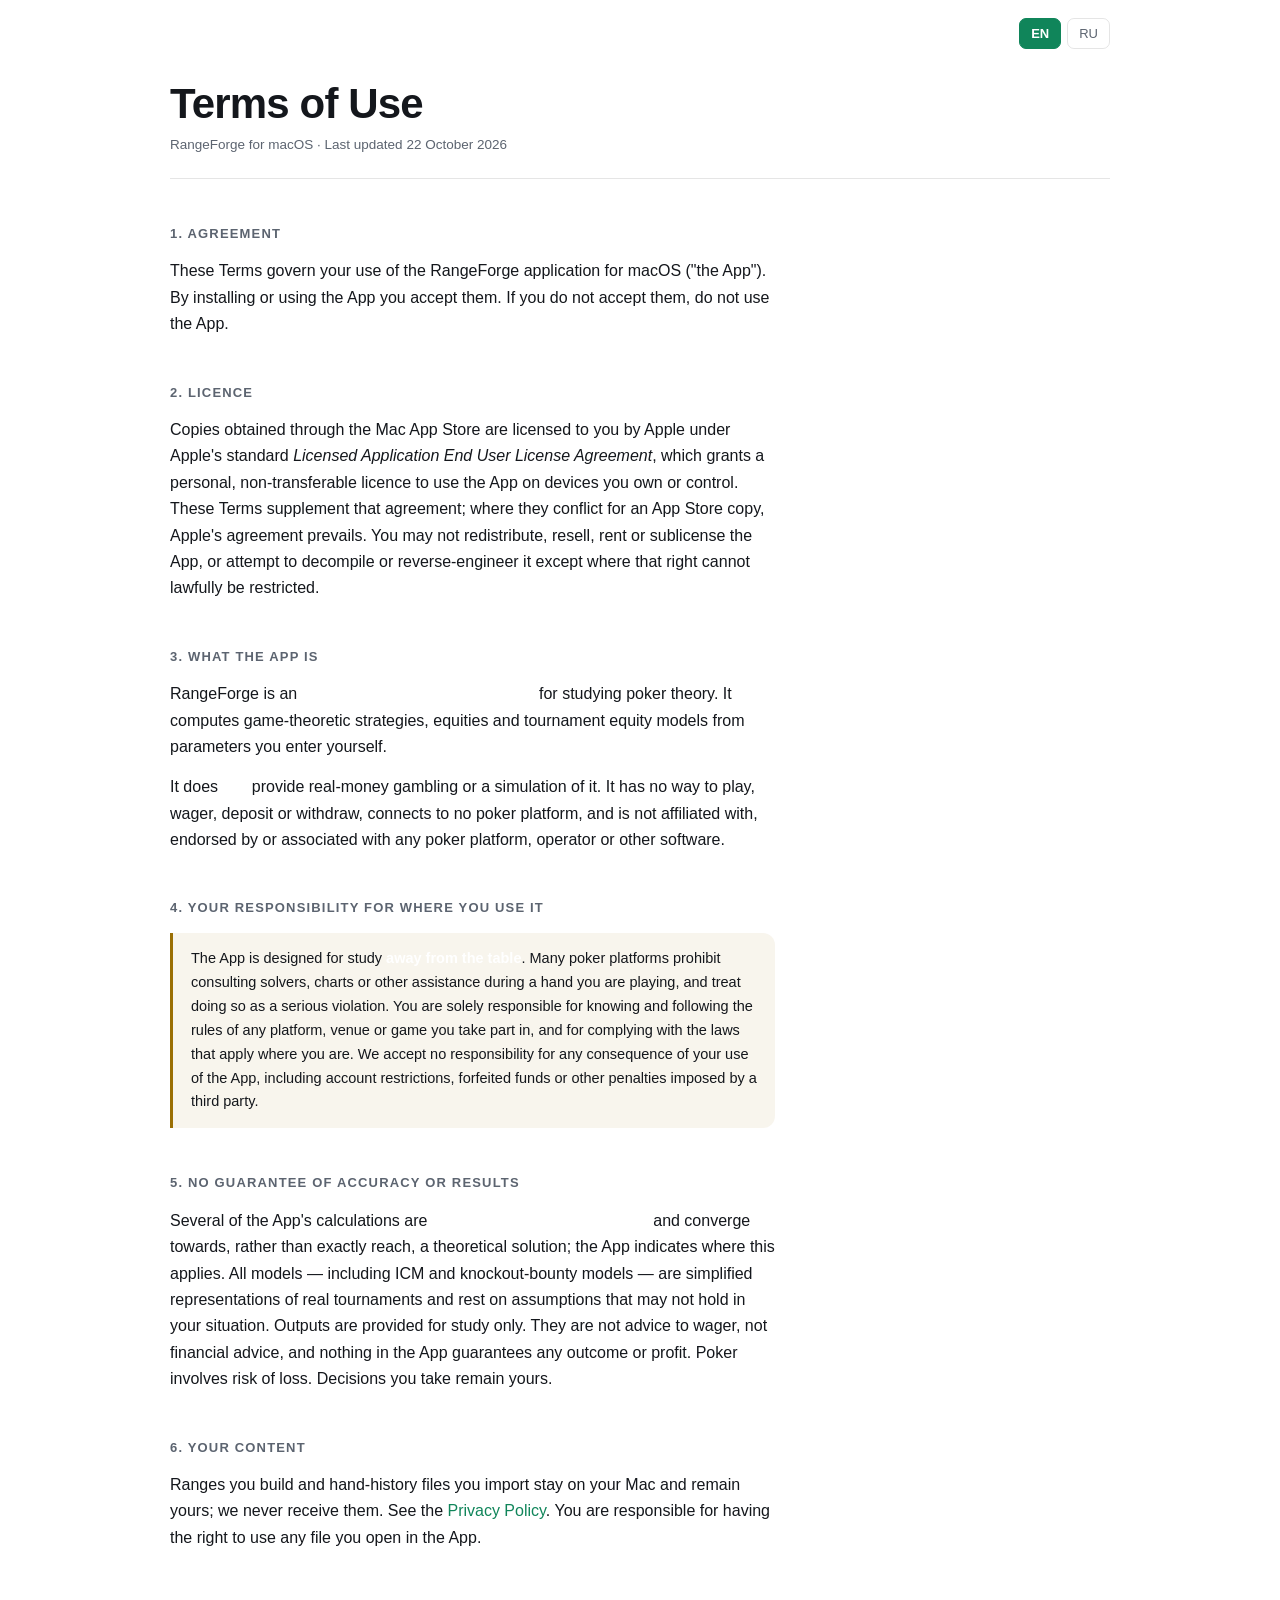
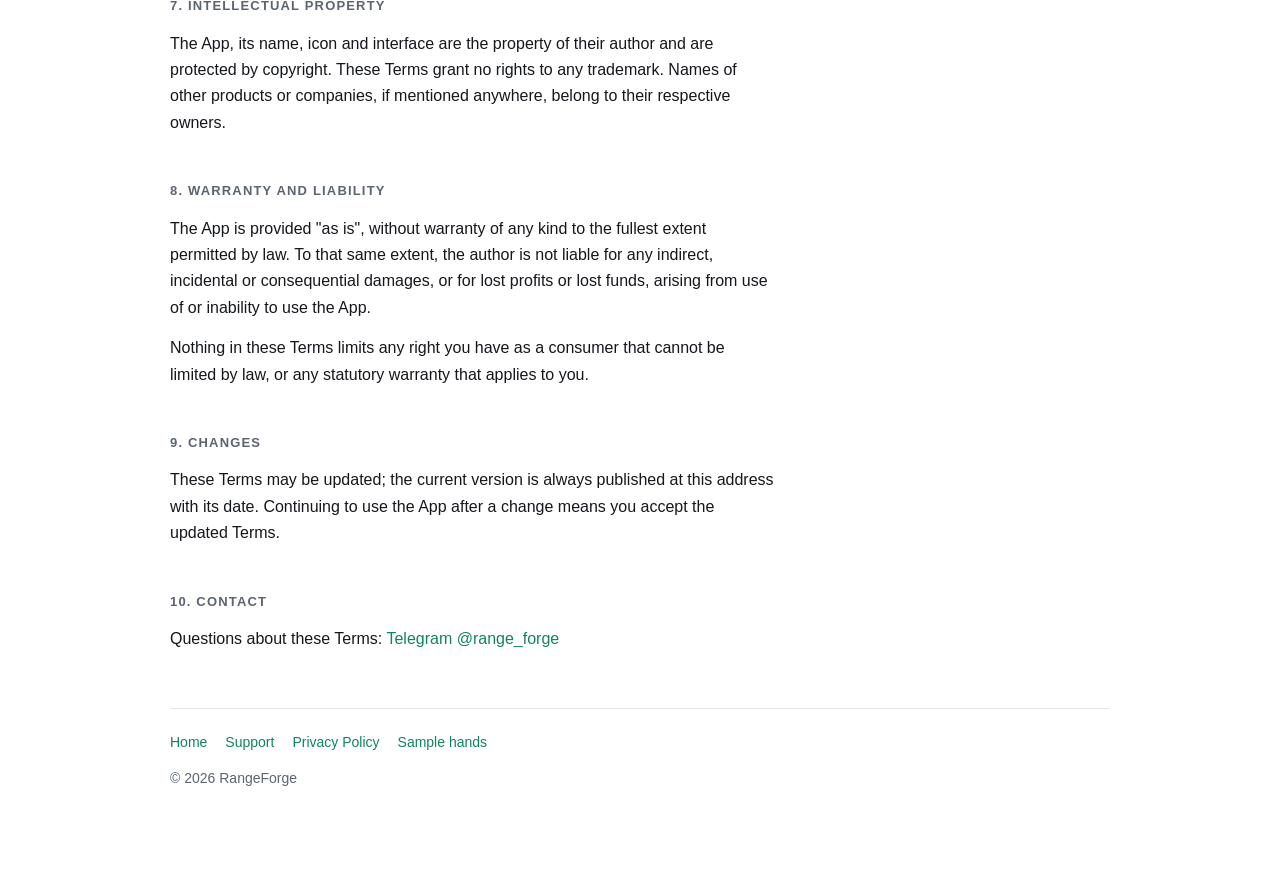
<file: terms.html>
<!doctype html>
<html lang="en" data-lang="en">
<head>
<meta charset="utf-8">
<meta name="viewport" content="width=device-width, initial-scale=1">
<title>Terms of Use — RangeForge</title>
<meta name="description" content="Terms of Use for RangeForge, a poker theory study tool for macOS.">
<link rel="icon" href="icon.png">
<link rel="stylesheet" href="style.css">
</head>
<body>
<div class="wrap">

  <div class="langbar">
    <button type="button" data-lang="en" aria-pressed="true">EN</button>
    <button type="button" data-lang="ru" aria-pressed="false">RU</button>
  </div>

  <h1 style="margin-top:32px" lang="en">Terms of Use</h1>
  <h1 style="margin-top:32px" lang="ru">Условия использования</h1>

  <p class="updated" lang="en">RangeForge for macOS · Last updated 22 October 2026</p>
  <p class="updated" lang="ru">RangeForge для macOS · Обновлено 22 октября 2026</p>

  <div class="prose">

    <h2 lang="en">1. Agreement</h2>
    <h2 lang="ru">1. Соглашение</h2>

    <p lang="en">These Terms govern your use of the RangeForge application for macOS ("the App").
    By installing or using the App you accept them. If you do not accept them, do not use the App.</p>
    <p lang="ru">Эти Условия регулируют использование приложения RangeForge для macOS
    («Приложение»). Устанавливая или используя Приложение, вы принимаете их. Если вы с ними не
    согласны, не используйте Приложение.</p>

    <h2 lang="en">2. Licence</h2>
    <h2 lang="ru">2. Лицензия</h2>

    <p lang="en">Copies obtained through the Mac App Store are licensed to you by Apple under
    Apple's standard <em>Licensed Application End User License Agreement</em>, which grants a
    personal, non-transferable licence to use the App on devices you own or control. These Terms
    supplement that agreement; where they conflict for an App Store copy, Apple's agreement
    prevails. You may not redistribute, resell, rent or sublicense the App, or attempt to
    decompile or reverse-engineer it except where that right cannot lawfully be restricted.</p>
    <p lang="ru">Копии, полученные через Mac App Store, лицензируются вам компанией Apple по её
    стандартному <em>Licensed Application End User License Agreement</em>, который даёт личную
    непередаваемую лицензию на использование Приложения на устройствах, которыми вы владеете или
    управляете. Настоящие Условия дополняют то соглашение; при противоречии для копии из App Store
    приоритет имеет соглашение Apple. Запрещается распространять, перепродавать, сдавать в аренду
    или сублицензировать Приложение, а также декомпилировать его или подвергать обратной
    разработке — кроме случаев, когда это право не может быть ограничено по закону.</p>

    <h2 lang="en">3. What the App is</h2>
    <h2 lang="ru">3. Что такое Приложение</h2>

    <p lang="en">RangeForge is an <strong>educational and analytical tool</strong> for studying
    poker theory. It computes game-theoretic strategies, equities and tournament equity models from
    parameters you enter yourself.</p>
    <p lang="ru">RangeForge — <strong>обучающий и аналитический инструмент</strong> для изучения
    теории покера. Он рассчитывает теоретико-игровые стратегии, эквити и модели турнирной
    стоимости фишек по параметрам, которые вы вводите сами.</p>

    <p lang="en">It does <strong>not</strong> provide real-money gambling or a simulation of it. It
    has no way to play, wager, deposit or withdraw, connects to no poker platform, and is not
    affiliated with, endorsed by or associated with any poker platform, operator or other
    software.</p>
    <p lang="ru">Приложение <strong>не</strong> предоставляет игру на реальные деньги и её
    имитацию. В нём невозможно играть, делать ставки, вносить или выводить средства; оно не
    подключается ни к одной покерной платформе и не связано, не одобрено и не аффилировано ни с
    какой покерной платформой, оператором или иным программным обеспечением.</p>

    <h2 lang="en">4. Your responsibility for where you use it</h2>
    <h2 lang="ru">4. Ваша ответственность за то, где вы это применяете</h2>

    <div class="note">
      <p style="margin:0" lang="en">The App is designed for study <strong>away from the
      table</strong>. Many poker platforms prohibit consulting solvers, charts or other assistance
      during a hand you are playing, and treat doing so as a serious violation. You are solely
      responsible for knowing and following the rules of any platform, venue or game you take part
      in, and for complying with the laws that apply where you are. We accept no responsibility for
      any consequence of your use of the App, including account restrictions, forfeited funds or
      other penalties imposed by a third party.</p>
      <p style="margin:0" lang="ru">Приложение предназначено для изучения теории <strong>вне
      игры</strong>. Многие покерные платформы запрещают обращаться к солверам, чартам и другой
      помощи во время раздачи, в которой вы участвуете, и считают это серьёзным нарушением. Вы
      несёте полную ответственность за знание и соблюдение правил любой платформы, заведения или
      игры, в которой участвуете, а также законов вашей юрисдикции. Мы не несём ответственности за
      последствия использования вами Приложения, включая ограничение аккаунта, изъятие средств или
      иные санкции со стороны третьих лиц.</p>
    </div>

    <h2 lang="en">5. No guarantee of accuracy or results</h2>
    <h2 lang="ru">5. Никаких гарантий точности или результата</h2>

    <p lang="en">Several of the App's calculations are <strong>Monte-Carlo approximations</strong>
    and converge towards, rather than exactly reach, a theoretical solution; the App indicates
    where this applies. All models — including ICM and knockout-bounty models — are simplified
    representations of real tournaments and rest on assumptions that may not hold in your
    situation. Outputs are provided for study only. They are not advice to wager, not financial
    advice, and nothing in the App guarantees any outcome or profit. Poker involves risk of loss.
    Decisions you take remain yours.</p>
    <p lang="ru">Часть расчётов Приложения — <strong>приближения методом Монте-Карло</strong>: они
    сходятся к теоретическому решению, а не достигают его точно; Приложение отмечает, где это так.
    Все модели, включая ICM и модели нокаут-баунти, — упрощённое представление реальных турниров,
    основанное на допущениях, которые могут не выполняться в вашей ситуации. Результаты
    предоставляются исключительно для изучения. Они не являются советом делать ставки, не являются
    финансовой консультацией, и ничто в Приложении не гарантирует какого-либо исхода или прибыли.
    Покер связан с риском потери средств. Принимаемые решения остаются вашими.</p>

    <h2 lang="en">6. Your content</h2>
    <h2 lang="ru">6. Ваши данные</h2>

    <p lang="en">Ranges you build and hand-history files you import stay on your Mac and remain
    yours; we never receive them. See the
    <a href="privacy.html">Privacy Policy</a>. You are responsible for having the right to use any
    file you open in the App.</p>
    <p lang="ru">Ренжи, которые вы строите, и файлы историй рук, которые вы импортируете, остаются
    на вашем Mac и принадлежат вам; мы их не получаем. См.
    <a href="privacy.html">Политику конфиденциальности</a>. Вы отвечаете за наличие у вас права
    использовать любой файл, который открываете в Приложении.</p>

    <h2 lang="en">7. Intellectual property</h2>
    <h2 lang="ru">7. Интеллектуальная собственность</h2>

    <p lang="en">The App, its name, icon and interface are the property of their author and are
    protected by copyright. These Terms grant no rights to any trademark. Names of other products
    or companies, if mentioned anywhere, belong to their respective owners.</p>
    <p lang="ru">Приложение, его название, иконка и интерфейс принадлежат автору и защищены
    авторским правом. Настоящие Условия не передают прав на какие-либо товарные знаки. Названия
    других продуктов и компаний, если они где-либо упомянуты, принадлежат их владельцам.</p>

    <h2 lang="en">8. Warranty and liability</h2>
    <h2 lang="ru">8. Гарантии и ответственность</h2>

    <p lang="en">The App is provided "as is", without warranty of any kind to the fullest extent
    permitted by law. To that same extent, the author is not liable for any indirect, incidental or
    consequential damages, or for lost profits or lost funds, arising from use of or inability to
    use the App.</p>
    <p lang="ru">Приложение предоставляется «как есть», без каких-либо гарантий в максимальной
    степени, допускаемой законом. В той же степени автор не несёт ответственности за косвенные,
    случайные или сопутствующие убытки, а также за упущенную выгоду или утраченные средства,
    возникшие из-за использования или невозможности использования Приложения.</p>

    <p lang="en">Nothing in these Terms limits any right you have as a consumer that cannot be
    limited by law, or any statutory warranty that applies to you.</p>
    <p lang="ru">Ничто в настоящих Условиях не ограничивает ваши права потребителя, которые не могут
    быть ограничены по закону, и не отменяет применимых к вам законных гарантий.</p>

    <h2 lang="en">9. Changes</h2>
    <h2 lang="ru">9. Изменения</h2>

    <p lang="en">These Terms may be updated; the current version is always published at this
    address with its date. Continuing to use the App after a change means you accept the updated
    Terms.</p>
    <p lang="ru">Настоящие Условия могут обновляться; действующая версия всегда опубликована по
    этому адресу с указанием даты. Продолжая пользоваться Приложением после изменения, вы
    принимаете обновлённые Условия.</p>

    <h2 lang="en">10. Contact</h2>
    <h2 lang="ru">10. Контакты</h2>

    <p lang="en">Questions about these Terms:
      <a href="https://t.me/range_forge">Telegram @range_forge</a></p>
    <p lang="ru">Вопросы по настоящим Условиям:
      <a href="https://t.me/range_forge">Telegram @range_forge</a></p>

  </div>

  <footer>
    <nav>
      <a href="index.html" lang="en">Home</a>
      <a href="index.html" lang="ru">Главная</a>
      <a href="index.html#support" lang="en">Support</a>
      <a href="index.html#support" lang="ru">Поддержка</a>
      <a href="privacy.html" lang="en">Privacy Policy</a>
      <a href="privacy.html" lang="ru">Политика конфиденциальности</a>
      <a href="samples/" lang="en">Sample hands</a>
      <a href="samples/" lang="ru">Примеры раздач</a>
    </nav>
    <p class="disclaimer">© 2026 RangeForge</p>
  </footer>

</div>
<script src="lang.js"></script>
</body>
</html>
</file>
<file: style.css>
/* RangeForge site — palette lifted from the app's Theme.swift so the page and the
   product read as one thing. Self-contained: no fonts, scripts, or assets from a CDN. */

:root {
  --bg:       #171a1f;
  --panel:    #24262e;
  --panel-hi: #2e333d;
  --stroke:   rgba(255, 255, 255, 0.08);
  --text:     #ebedf2;
  --subtext:  #99a1ad;
  --accent:   #33c78c;  /* felt green */
  --accent-2: #4d9efa;
  --gold:     #f5c24d;
  --radius:   12px;
  --measure:  68ch;
}

* { box-sizing: border-box; }

html { -webkit-text-size-adjust: 100%; }

body {
  margin: 0;
  background: var(--bg);
  color: var(--text);
  font: 16px/1.65 -apple-system, BlinkMacSystemFont, "Segoe UI", Roboto, Helvetica, Arial, sans-serif;
  padding: 0 20px 72px;
}

.wrap { max-width: 940px; margin: 0 auto; }
.prose { max-width: var(--measure); }

/* ---- language switch ------------------------------------------------- */
/* Both languages ship in the HTML; the toggle only hides one. A reviewer
   reading source sees the full English text either way. */
html[data-lang="en"] [lang="ru"],
html[data-lang="ru"] [lang="en"] { display: none; }

.langbar {
  display: flex;
  justify-content: flex-end;
  gap: 6px;
  padding: 18px 0 0;
}

.langbar button {
  background: transparent;
  border: 1px solid var(--stroke);
  color: var(--subtext);
  border-radius: 7px;
  padding: 4px 11px;
  font: inherit;
  font-size: 13px;
  cursor: pointer;
  transition: color .15s, border-color .15s, background .15s;
}

.langbar button:hover { color: var(--text); border-color: rgba(255, 255, 255, 0.2); }

.langbar button[aria-pressed="true"] {
  color: #000;
  background: var(--accent);
  border-color: var(--accent);
  font-weight: 600;
}

/* ---- header ---------------------------------------------------------- */
header.hero {
  display: flex;
  align-items: center;
  gap: 22px;
  padding: 40px 0 12px;
  flex-wrap: wrap;
}

header.hero > img {
  width: 104px;
  height: 104px;
  border-radius: 22px;
  flex: none;
}

h1 {
  font-size: clamp(30px, 5vw, 42px);
  line-height: 1.1;
  margin: 0 0 6px;
  letter-spacing: -0.02em;
}

.tagline { color: var(--subtext); font-size: 17px; margin: 0; }

/* ---- store badge ----------------------------------------------------- */
/* Apple's artwork exactly as supplied — no recolouring, no hover effect — and never shorter
   than the 40 px the App Store marketing guidelines ask for. */
.store {
  display: flex;
  align-items: center;
  flex-wrap: wrap;
  gap: 8px 16px;
  margin-top: 16px;
}

.store a { display: block; border-radius: 8px; }
.store a:focus-visible { outline: 2px solid var(--accent); outline-offset: 3px; }
.store img { display: block; width: auto; height: 44px; }
.store-meta { color: var(--subtext); font-size: 13.5px; }

/* ---- screenshots ----------------------------------------------------- */
/* Window captures keep macOS's transparent rounded corners, so the shadow is a drop-shadow,
   which follows the alpha, rather than a box-shadow, which would draw a square halo. */
.shots figure { margin: 0 0 28px; }
.shots a { display: block; }

.shots img {
  display: block;
  width: 100%;
  height: auto;
  border-radius: 10px;   /* rounds the cropped replayer; the window captures carry their own */
  filter: drop-shadow(0 12px 24px rgba(0, 0, 0, 0.45));
}

.shots figcaption {
  margin-top: 12px;
  max-width: var(--measure);
  color: var(--subtext);
  font-size: 14.5px;
  line-height: 1.55;
}

.shots figcaption strong { color: var(--text); }

/* Two captures of different shapes share a row. A flex share equal to each image's aspect
   ratio (1880/1175 and 1880/1484) makes the two exactly the same height. */
.shots-row { display: flex; gap: 18px; align-items: flex-start; }
.shots-row figure { flex: 1.6 1 0; min-width: 0; }
.shots-row figure + figure { flex: 1.2668 1 0; }

@media (max-width: 640px) {
  .shots-row { display: block; }
}

/* ---- typography ------------------------------------------------------ */
h2 {
  font-size: 13px;
  font-weight: 700;
  text-transform: uppercase;
  letter-spacing: 0.09em;
  color: var(--subtext);
  margin: 44px 0 14px;
}

h3 { font-size: 18px; margin: 26px 0 8px; letter-spacing: -0.01em; }

p { margin: 0 0 14px; }

a { color: var(--accent); text-decoration: none; }
a:hover { text-decoration: underline; }

ul { margin: 0 0 14px; padding-left: 20px; }
li { margin-bottom: 7px; }

strong { color: #fff; font-weight: 600; }

code {
  background: var(--panel-hi);
  padding: 2px 6px;
  border-radius: 5px;
  font-size: 0.9em;
  font-family: ui-monospace, SFMono-Regular, Menlo, monospace;
}

.muted { color: var(--subtext); }
.small { font-size: 14px; }

/* ---- panels ---------------------------------------------------------- */
.panel {
  background: var(--panel);
  border: 1px solid var(--stroke);
  border-radius: var(--radius);
  padding: 20px 22px;
}

.grid {
  display: grid;
  grid-template-columns: repeat(auto-fit, minmax(255px, 1fr));
  gap: 14px;
}

.card {
  background: var(--panel);
  border: 1px solid var(--stroke);
  border-radius: var(--radius);
  padding: 18px 20px;
}

.card h3 { margin: 0 0 6px; font-size: 16px; }
.card p { margin: 0; color: var(--subtext); font-size: 14.5px; line-height: 1.55; }

/* The privacy claim is the page's strongest verifiable statement — give it the accent. */
.claim {
  border-left: 3px solid var(--accent);
  background: linear-gradient(90deg, rgba(51, 199, 140, 0.09), transparent 65%);
  border-radius: 0 var(--radius) var(--radius) 0;
  padding: 16px 20px;
  margin: 0 0 14px;
}

.note {
  border-left: 3px solid var(--gold);
  background: rgba(245, 194, 77, 0.06);
  border-radius: 0 var(--radius) var(--radius) 0;
  padding: 14px 18px;
  font-size: 14.5px;
}

/* ---- FAQ ------------------------------------------------------------- */
/* Closed by default so the whole list reads at a glance — the same as the app's FAQ page. */
.faq { display: grid; gap: 8px; max-width: var(--measure); }

.faq details {
  background: var(--panel);
  border: 1px solid var(--stroke);
  border-radius: var(--radius);
  padding: 0 18px;
}

.faq summary {
  display: flex;
  gap: 10px;
  align-items: baseline;
  padding: 12px 0;
  font-weight: 600;
  cursor: pointer;
  list-style: none;
}

.faq summary::-webkit-details-marker { display: none; }

.faq summary::before {
  content: "›";
  flex: none;
  width: 10px;
  color: var(--subtext);
  transition: transform .15s;
}

.faq details[open] summary::before { transform: rotate(90deg); color: var(--accent); }

.faq details p {
  margin: 0 0 14px;
  padding-left: 20px;
  color: var(--subtext);
  font-size: 15px;
  line-height: 1.6;
}

.updated {
  color: var(--subtext);
  font-size: 13.5px;
  margin: 0 0 30px;
  padding-bottom: 22px;
  border-bottom: 1px solid var(--stroke);
}

/* ---- footer ---------------------------------------------------------- */
footer {
  margin-top: 56px;
  padding-top: 22px;
  border-top: 1px solid var(--stroke);
  color: var(--subtext);
  font-size: 14px;
}

footer nav { display: flex; gap: 18px; flex-wrap: wrap; margin-bottom: 14px; }
footer .disclaimer { max-width: var(--measure); line-height: 1.55; }

/* ---- light mode ------------------------------------------------------ */
/* The app is dark-only, but a policy page gets opened, printed and skimmed in
   daylight — and a reviewer should never fight the contrast. */
@media (prefers-color-scheme: light) {
  :root {
    --bg:       #ffffff;
    --panel:    #f6f7f9;
    --panel-hi: #eceef2;
    --stroke:   rgba(0, 0, 0, 0.10);
    --text:     #14171c;
    --subtext:  #5c6470;
    --accent:   #10855a;
    --accent-2: #1f6fd0;
    --gold:     #9a6f04;
  }
  /* The light-mode accent is a dark green; black text on it is barely legible. */
  .langbar button[aria-pressed="true"] { color: #fff; }
  .shots img { filter: drop-shadow(0 10px 22px rgba(0, 0, 0, 0.22)); }
  .claim { background: linear-gradient(90deg, rgba(16, 133, 90, 0.08), transparent 65%); }
  .note  { background: rgba(154, 111, 4, 0.07); }
}

@media print {
  body { background: #fff; color: #000; padding: 0; }
  .langbar, footer nav { display: none; }
}
</file>
